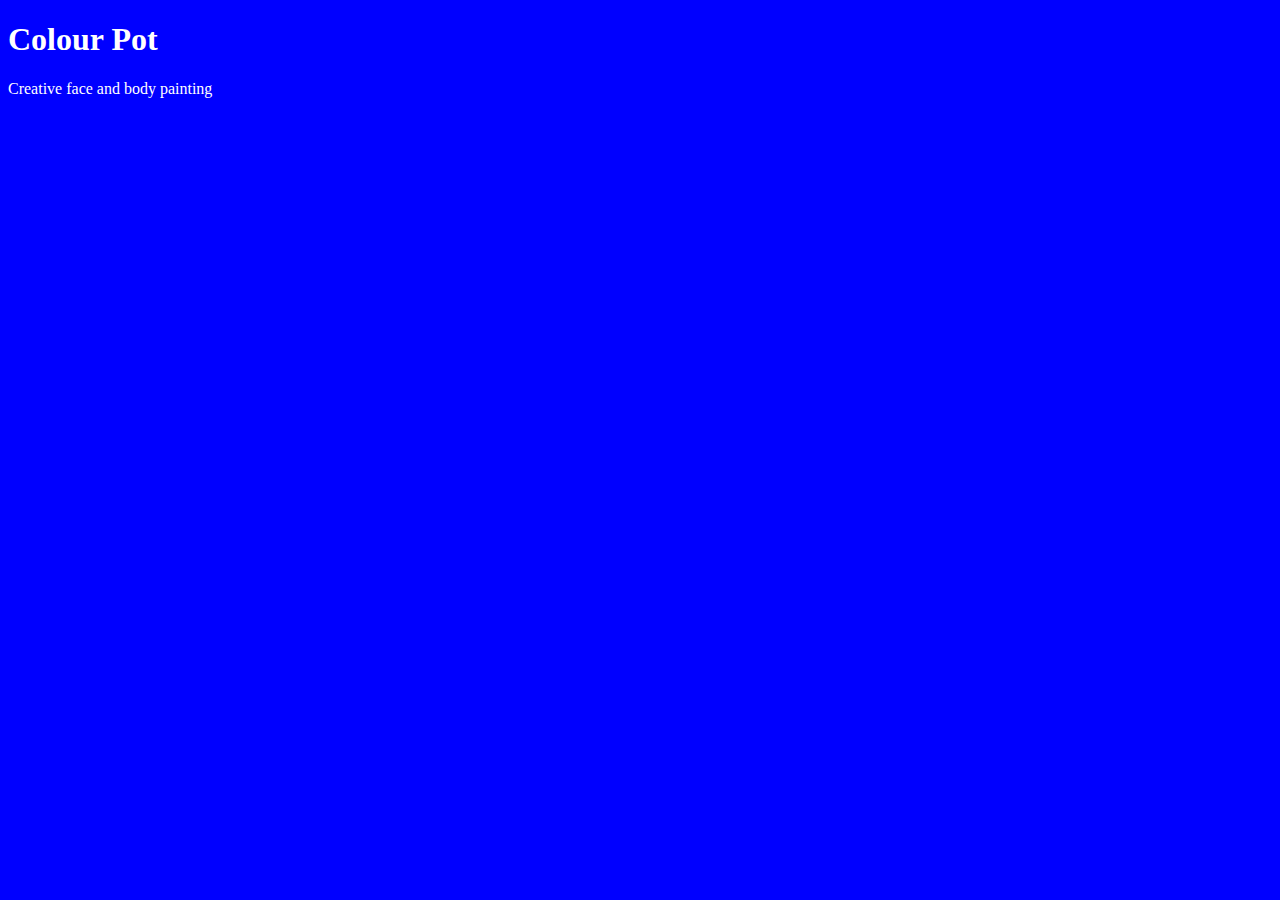
<file: unit_1/index.html>
<!DOCTYPE html>
<html>
<head>
<link rel="stylesheet" type="text/css" href="css/style.css">
	<title>Colour Pot</title>
</head>
<body>
<h1>Colour Pot</h1>
<p>Creative face and body painting</p>
</body>
</html>
</file>
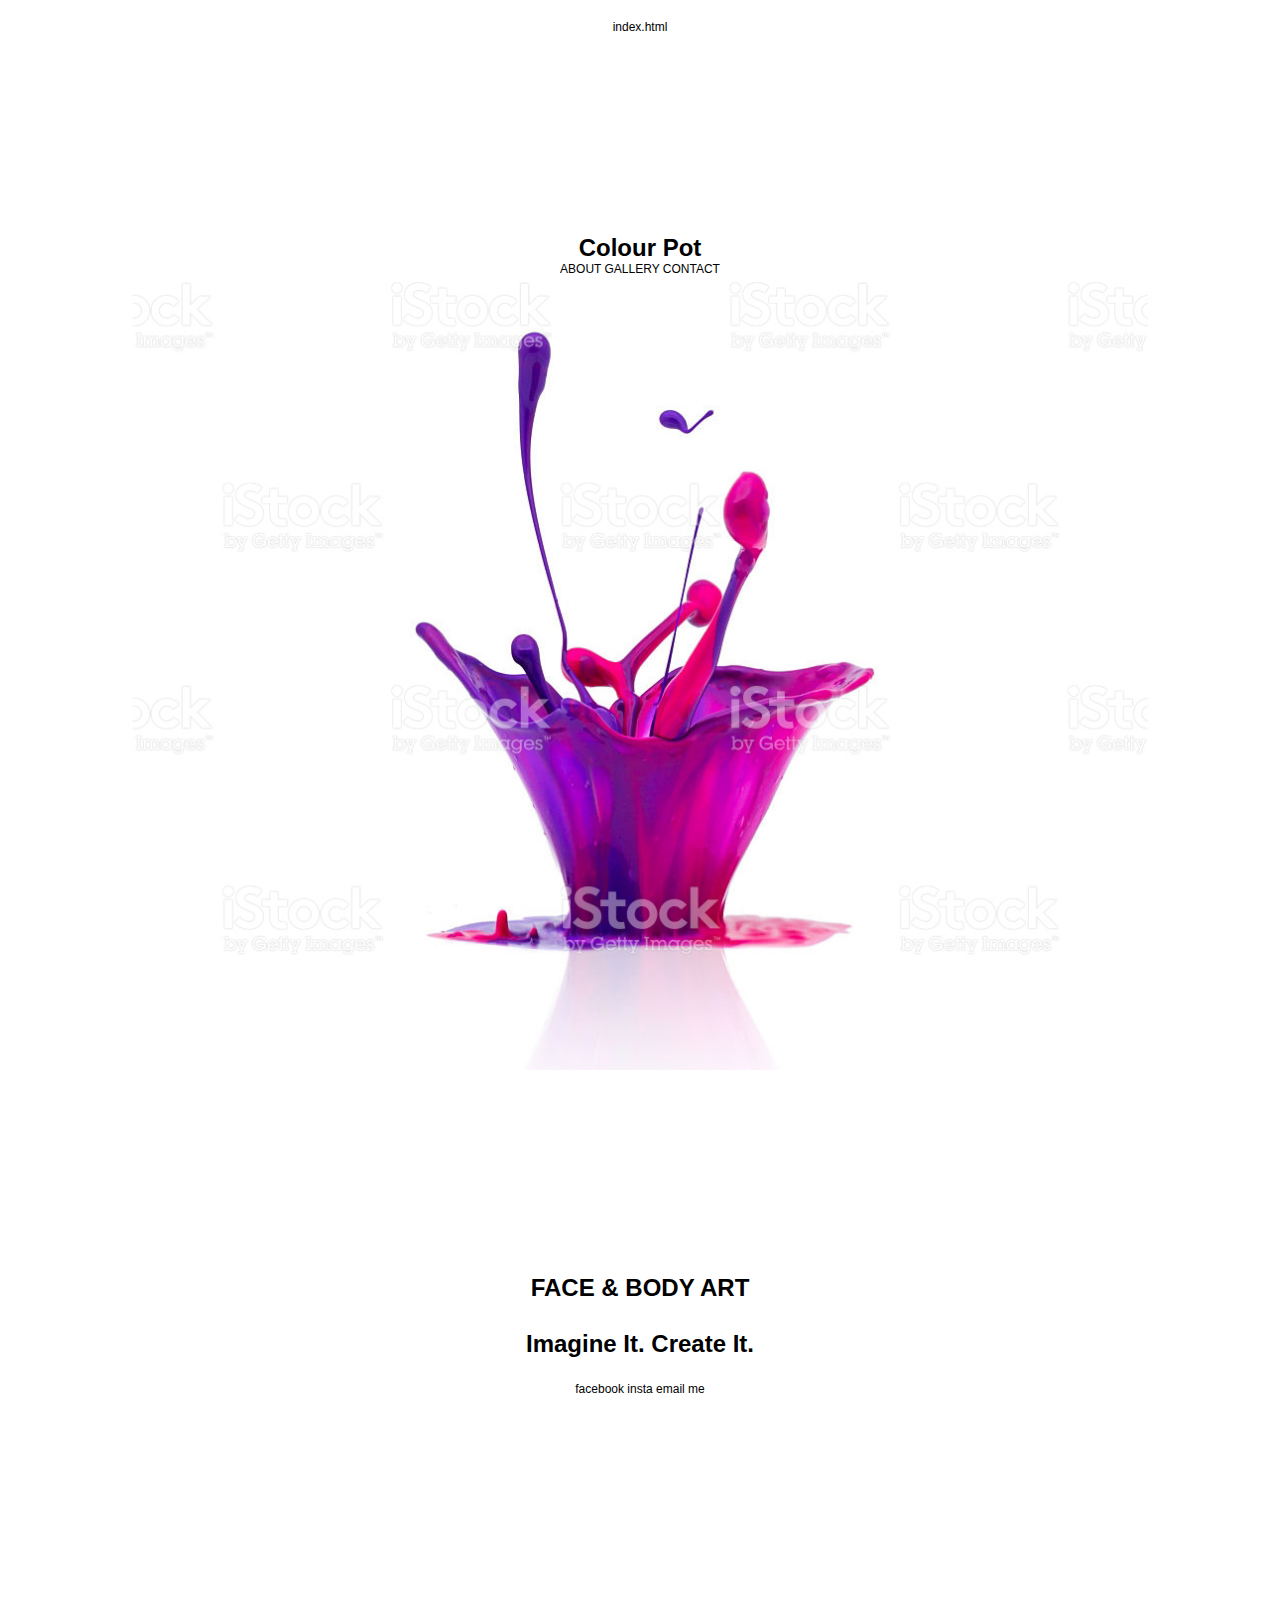
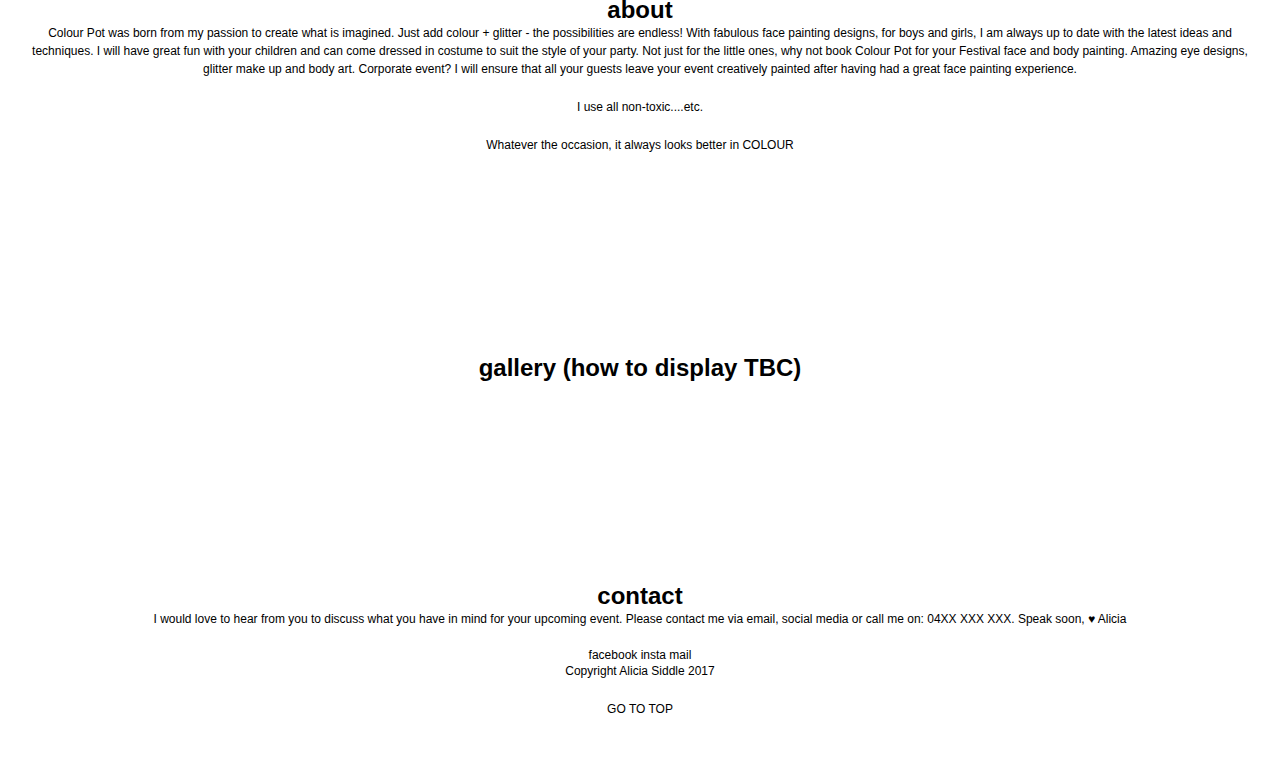
<file: unit_3/index.html>
index.html
<!DOCTYPE html>
<html>

<head>
	<title>Colour Pot</title>
	<link rel="stylesheet" type="text/css" href="css/style.css">
</head>

<body>
<h1>Colour Pot</h1>

<header>
	<nav>
		<a href="#">ABOUT</a>
		<a href="#">GALLERY</a>
		<a href="#">CONTACT</a>
	</nav>
	<img src="images/colour_splash.jpg" alt="pink and purple wet paint splash on white" title="wet paint splash">
	<h1>
		<p>FACE & BODY ART</p>
		<p>Imagine It. Create It.</p>
	</h1>
	<div>
		<a href="https://www.facebook.com/colourpot/">facebook</a>
		<a href="https://www.instagram.com/colour_pot_faces/">insta</a>
		<a href="mailto:alicia@colourpot.com.au">email me</a>
	</div>
</header>

<section>
	<h1>about</h1>
	<p> Colour Pot was born from my passion to create what is imagined. Just add colour + glitter - the possibilities are endless! With fabulous face painting designs, for boys and girls, I am always up to date with the latest ideas and techniques. I will have great fun with your children and can come dressed in costume to suit the style of your party. Not just for the little ones, why not book Colour Pot for your Festival face and body painting. Amazing eye designs, glitter make up and body art. Corporate event? I will ensure that all your guests leave your event creatively painted after having had a great face painting experience.</p>

	<p>I use all non-toxic....etc.</p>

	<p> Whatever the occasion, it always looks better in COLOUR</p>
</section>

<section>
	<h1>gallery (how to display TBC)</h1>
</section>

<section>
	<h1>contact</h1>
	<p>
		I would love to hear from you to discuss what you have in mind for your upcoming event. Please contact me via email, social media or call me on: 04XX XXX XXX. Speak soon, &hearts; Alicia 
	</p>
	<div>
		<a href="#">facebook</a>
		<a href="#">insta</a>
		<a href="#">mail</a>
	</div>
</section>

<footer>
	<p>Copyright Alicia Siddle 2017</p>
	<p> <a href="#">GO TO TOP</a></p>
</footer>

</body>
</html>
</file>
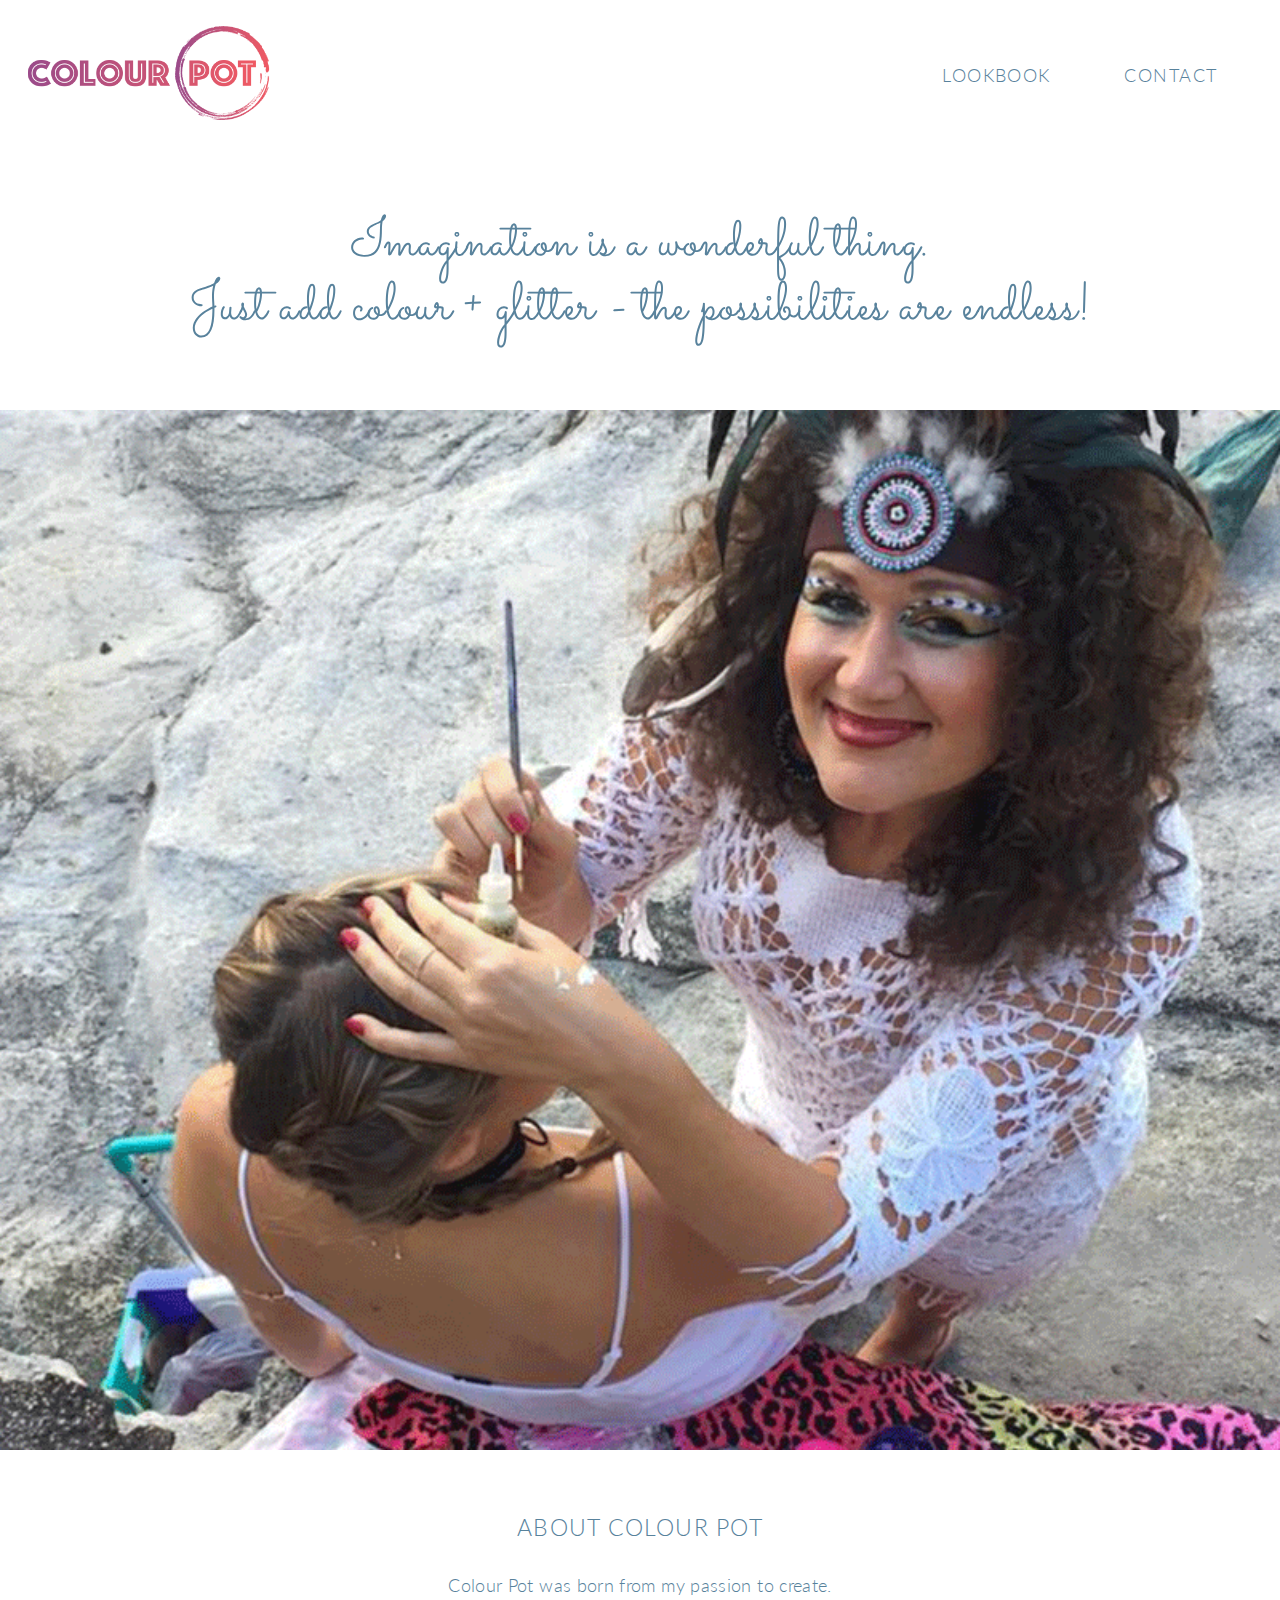
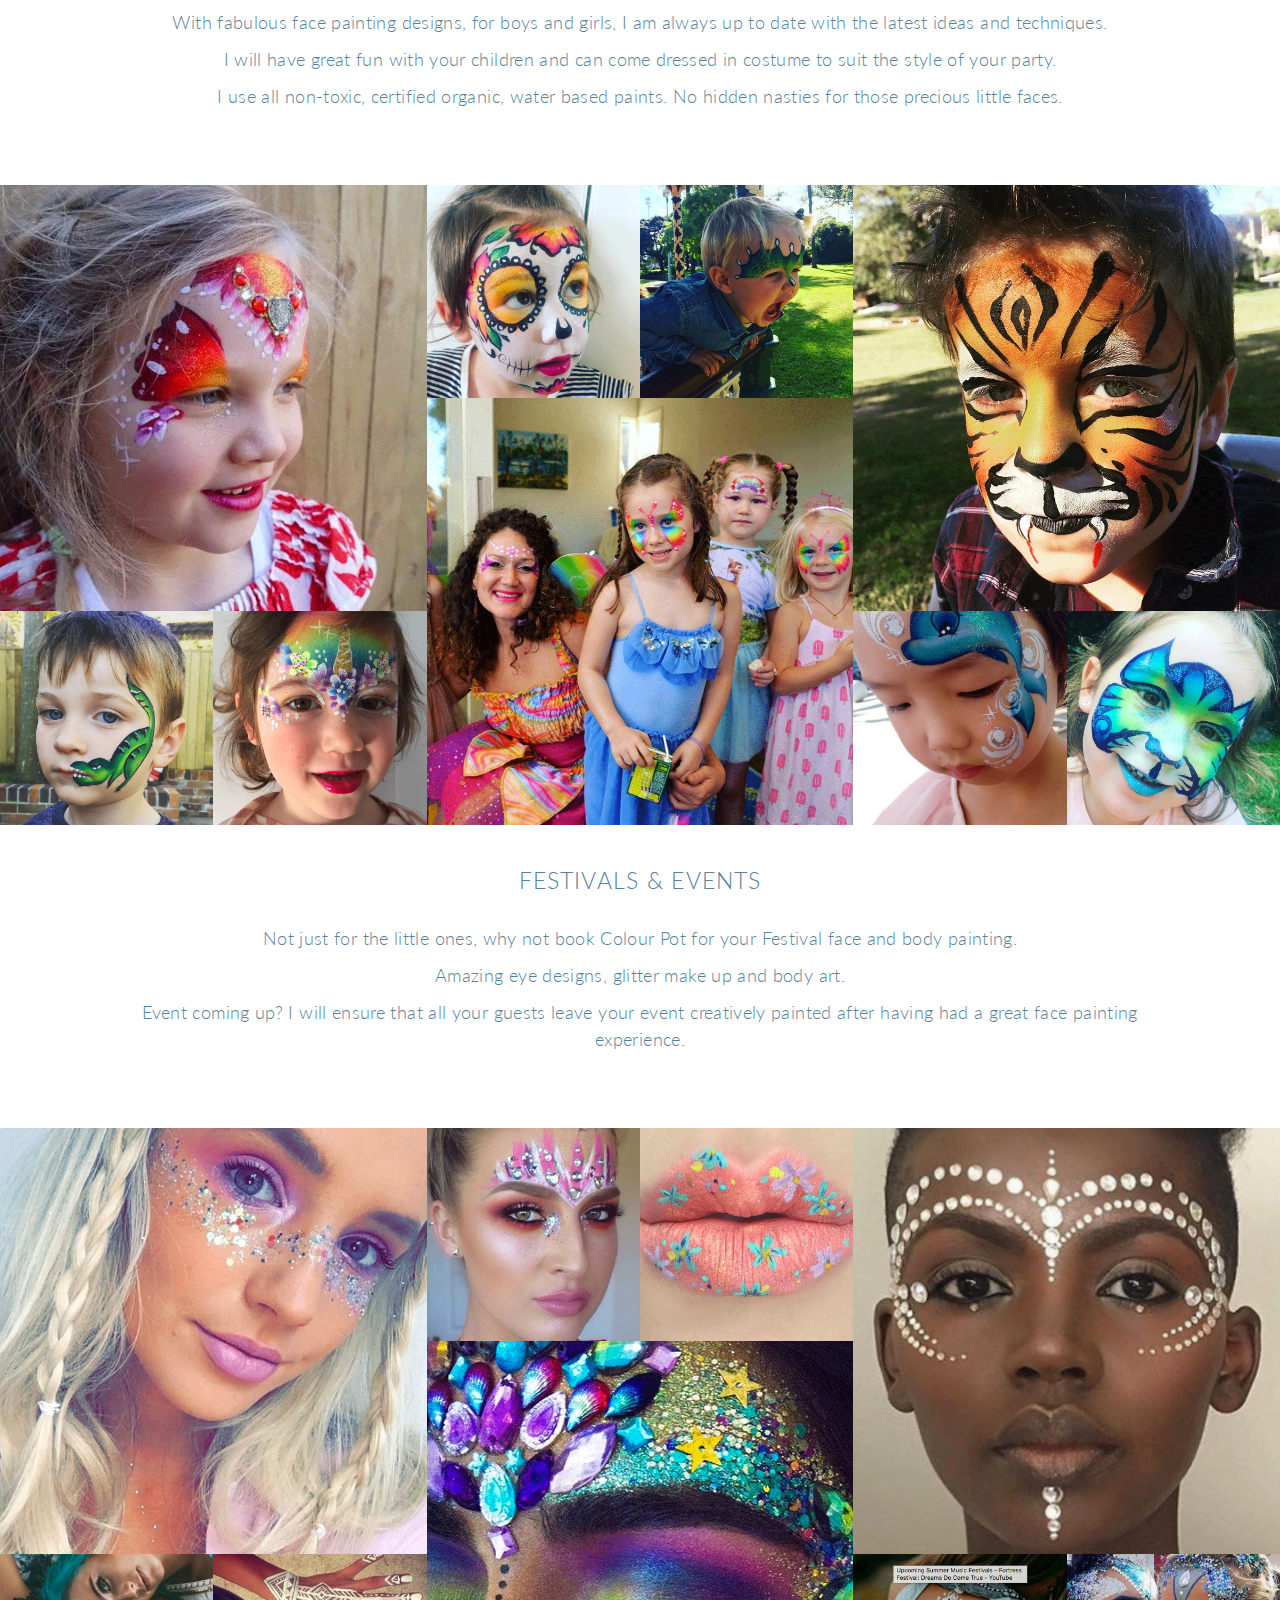
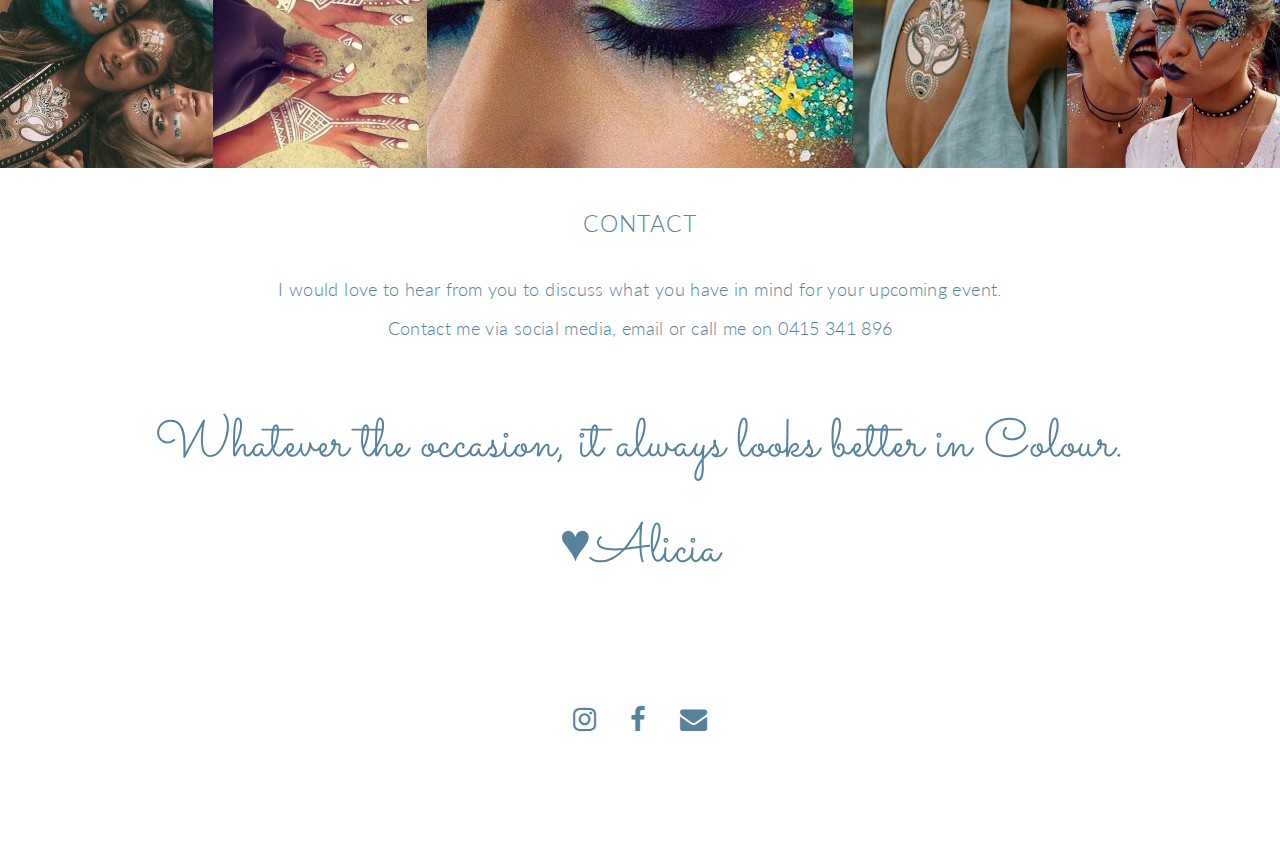
<file: unit_7/index.html>
<!DOCTYPE html>
<html>

<head>
	<title>Colour Pot | Face & Body Painting</title>
	<link rel="stylesheet" type="text/css" href="css/style.css">
	<link rel="stylesheet" href="https://cdnjs.cloudflare.com/ajax/libs/font-awesome/4.7.0/css/font-awesome.min.css">
</head>

<body>

	<div class=wrapper>

		<header class="clearfix">
			<nav id="nav_bar">
				<img id="logo" src="images/cp_logo.png">
				<a class="navlinks" href="#">Contact</a>
				<a class="navlinks" href="https://www.instagram.com/colour_pot_faces/">Lookbook</a>
			</nav>	
		</header>
		
		<article class="intro">
		 	<h1> 
		 		<p>Imagination is a wonderful thing.</p> 
		 		<p>Just add colour + glitter - the possibilities are endless!</p>
		 	</h1>
		</article>

		<img id="hero" src="images/alicia_artist_hero.png" alt="face painting artist painting a face" title="alicia siddle">

		<article class="kids">
				<h2>about Colour Pot</h2>
					<p>Colour Pot was born from my passion to create.</p>
					<p>With fabulous face painting designs, for boys and girls, I am always up to date with the latest ideas and techniques. </p>
					<p>I will have great fun with your children and can come dressed in costume to suit the style of your party. </p>
					<p>I use all non-toxic, certified organic, water based paints. No hidden nasties for those precious little faces.</p>
		</article>
			
		<section class="gallery">
				<ul class="group_1_col_1 clearfix">
					<li class="image_top_left">
							<img src="images/kid_1.png"></li>
					<li class="image_bottom_left">
							<img src="images/kid_2.png"></li>
					<li class="image_bottom_right">
							<img src="images/kid_3.png"></li>
				</ul>
				<ul class="group_2_col_2 clearfix">
						<li class="image_top_left_2">
							<img src="images/kid_4.png">
						</li>
						<li class="image_top_right_2">
							<img src="images/kid_6.png">
						</li>
						<li class="image_bottom_right_2">
							<img src="images/kid_5.png">
						</li>
				</ul>
				<ul class="group_3_col_3 clearfix">
					<li class="image_top_left">
							<img src="images/kid_7.png"></li>
					<li class="image_bottom_left">
							<img src="images/kid_8.png"></li>
					<li class="image_bottom_right">
							<img src="images/kid_10.png"></li>
				</ul>
		</section>

		<article class="festival">
			<h2>Festivals & Events</h2>
				<p>Not just for the little ones, why not book Colour Pot for your Festival face and body painting.</p> 
				<p>Amazing eye designs, glitter make up and body art.</p> 
				<p>Event coming up? I will ensure that all your guests leave your event creatively painted after having had a great face painting experience.</p>
		</article>
		
		<section class="gallery">
				<ul class="group_1_col_1 clearfix">
					<li class="image_top_left">
							<img src="images/adult_6.png"></li>
					<li class="image_bottom_left">
							<img src="images/adult_2.png"></li>
					<li class="image_bottom_right">
							<img src="images/adult_3.png"></li>
				</ul>
				<ul class="group_2_col_2 clearfix">
						<li class="image_top_left_2">
							<img src="images/adult_4.png">
						</li>
						<li class="image_top_right_2">
							<img src="images/adult_5.png">
						</li>
						<li class="image_bottom_right_2">
							<img src="images/adult_1.png">
						</li>
				</ul>
				<ul class="group_3_col_3 clearfix">
						<li class="image_top_left">
							<img src="images/adult_8.png"></li>
					<li class="image_bottom_left">
							<img src="images/adult_7.png"></li>
					<li class="image_bottom_right">
							<img src="images/adult_9.png"></li>
				</ul>
		</section>


		<footer id="Contact">
			<h2>contact</h2>
				<p> I would love to hear from you to discuss what you have in mind for your upcoming event.</p> 
				<p> Contact me via social media, email or call me on 0415 341 896</p> 
				<p class="subhead"> Whatever the occasion, it always looks better in Colour.</p>
				<p class="alicia">&hearts;Alicia</p>
		</footer>

		<div id="social">
			<a href="https://www.instagram.com/colour_pot_faces/" class="fa fa-instagram"></a>
			<a href="https://www.facebook.com/colourpot/" class="fa fa-facebook"></a>
			<a href="mailto:alicia@colourpot.com.au" class="fa fa-envelope"></a>
		</div>

	</div>
</body>
</html>
</file>
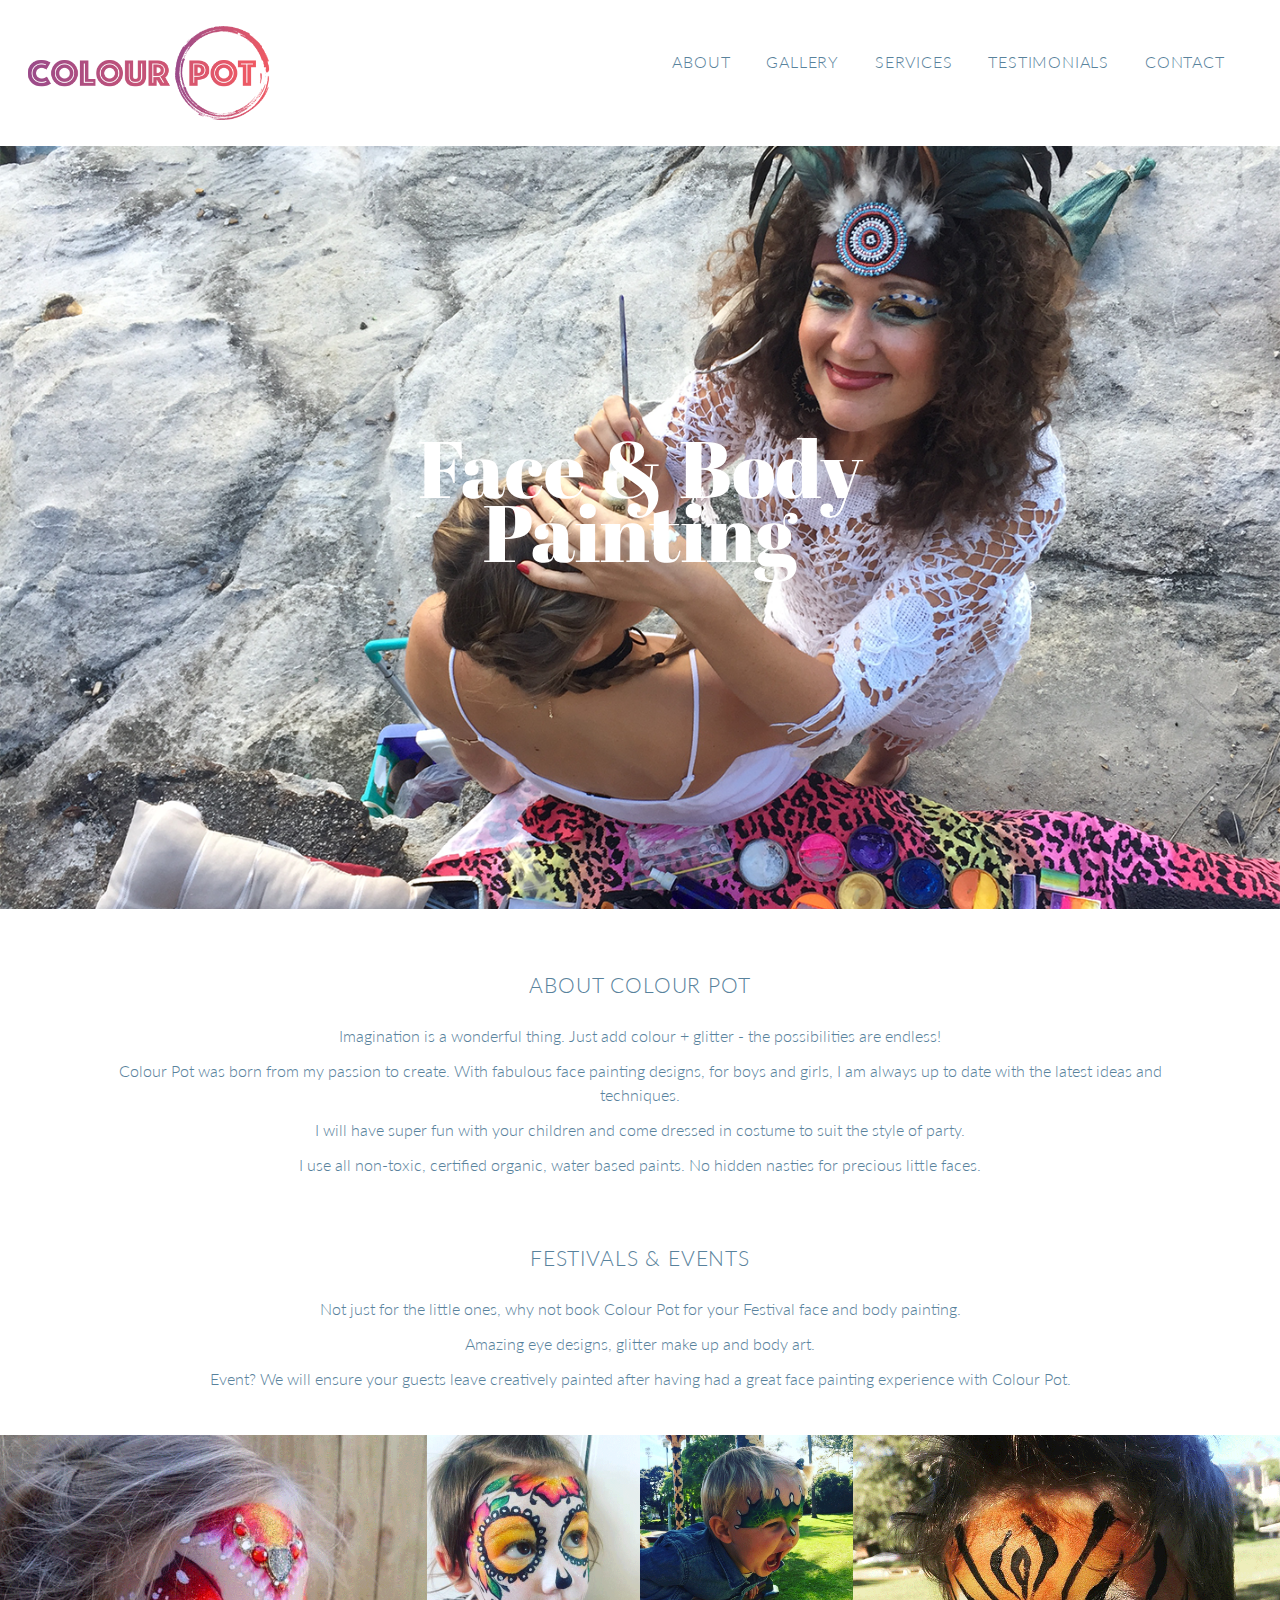
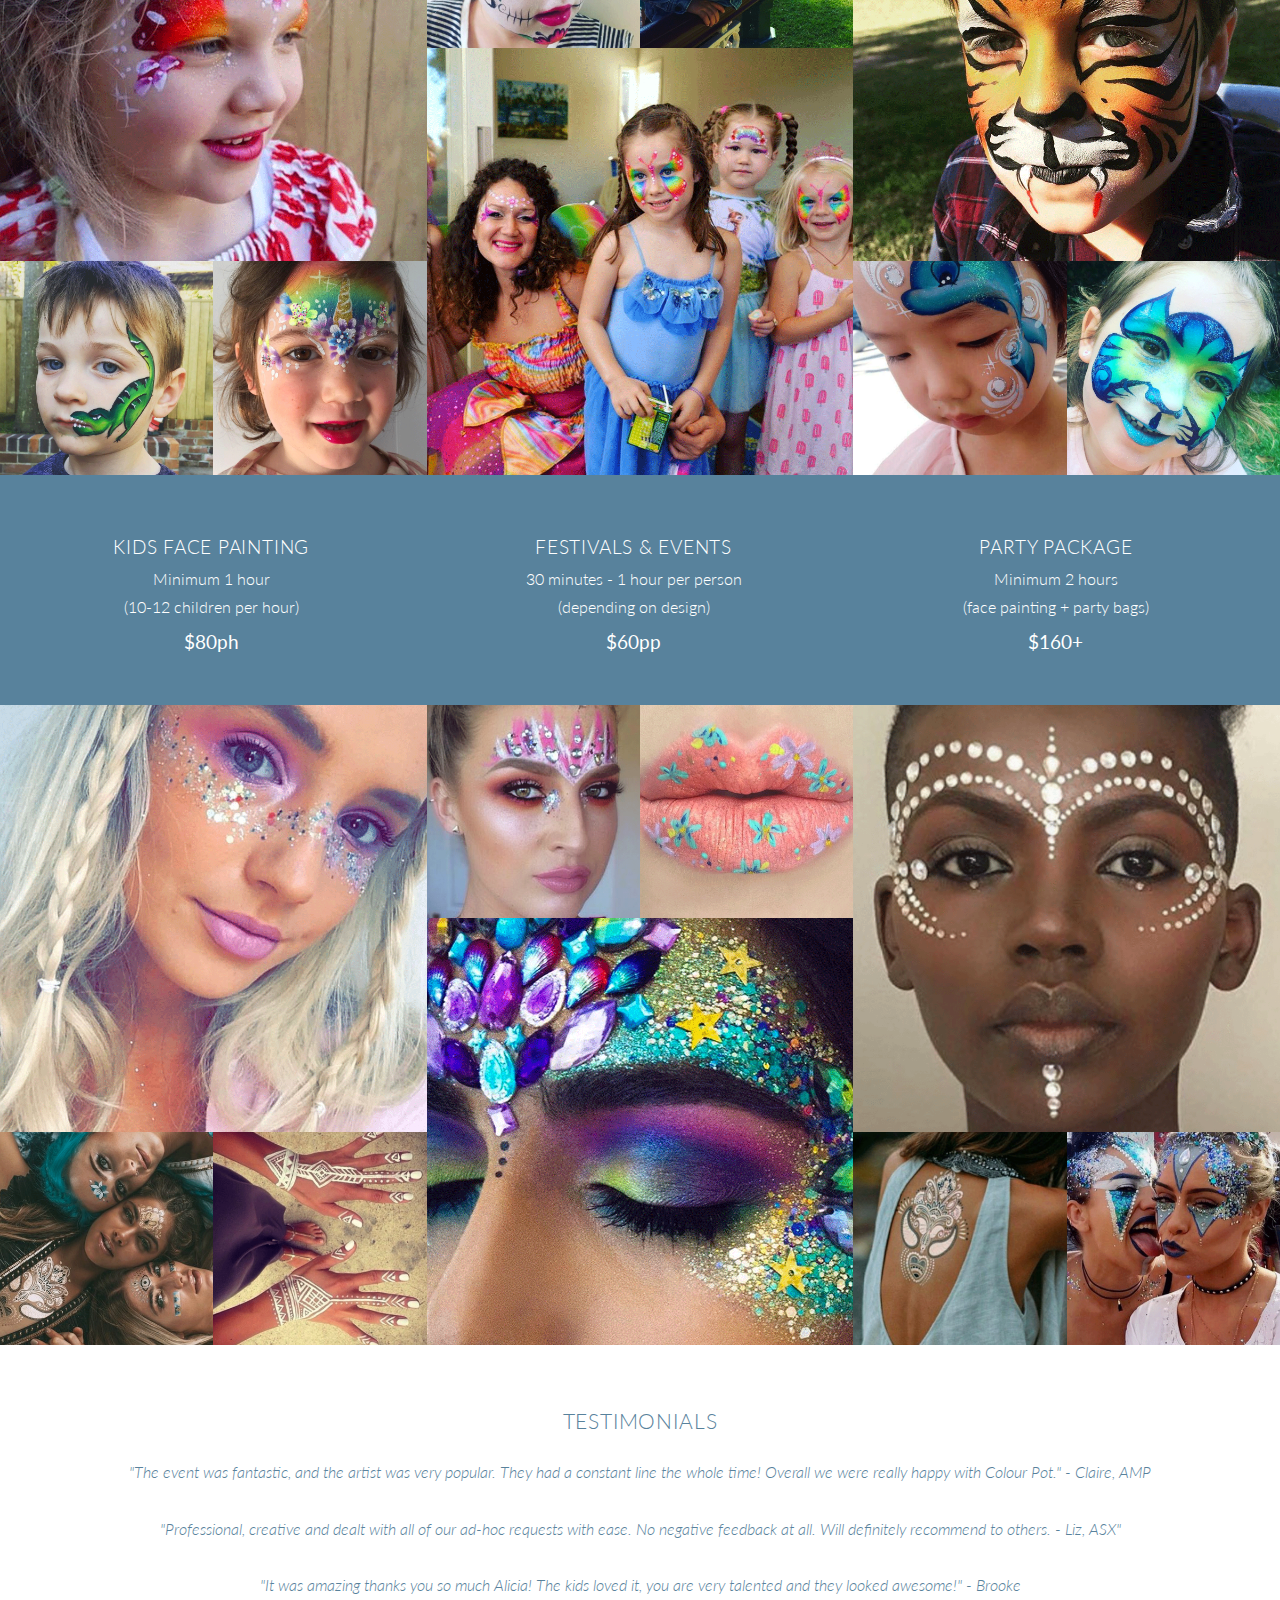
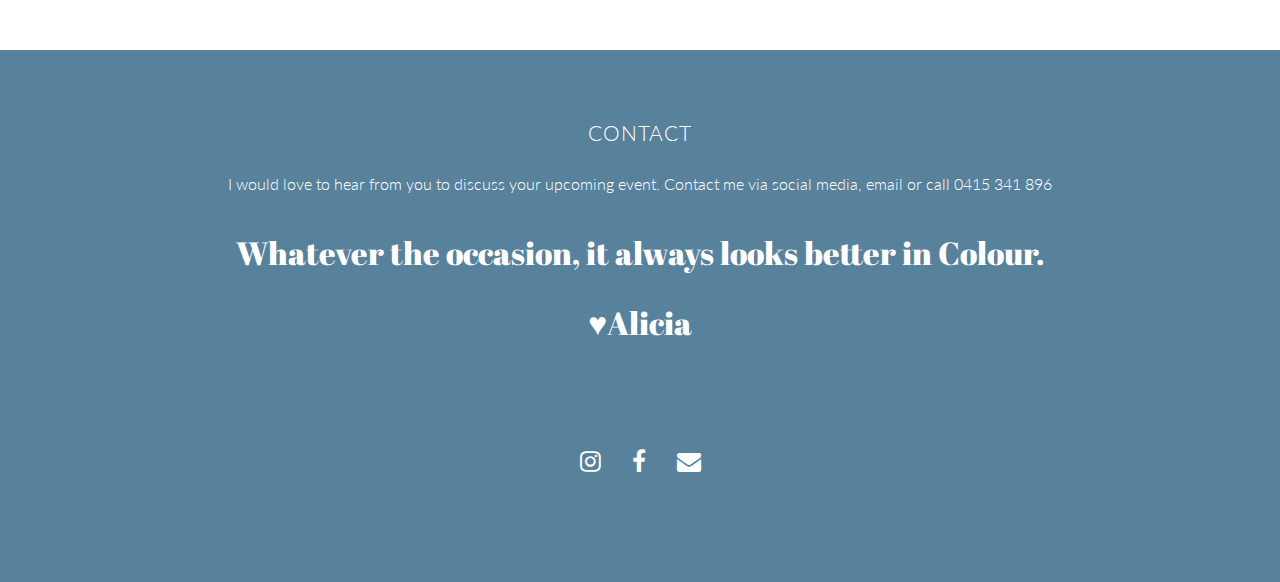
<file: unit_9/index.html>
<!DOCTYPE html>
<html>

<head>
	<title>Colour Pot | Face & Body Painting</title>
	<link rel="stylesheet" type="text/css" href="css/style.css">
	<link rel="stylesheet" href="https://cdnjs.cloudflare.com/ajax/libs/font-awesome/4.7.0/css/font-awesome.min.css">
	<meta name="viewport" content="width=device-width, initial-scale=1">
	<script src="https://ajax.googleapis.com/ajax/libs/jquery/3.2.1/jquery.min.js"></script>
</head>

<body>

		<div id="lander">

	            <nav id="nav_bar" >
	                <img id="logo" src="images/cp_logo.png" alt="colour pot logo" title="words colour pot and paint can mark">
	                <label for="toggle">Menu</label>
          			<input type="checkbox" id="toggle">
          			<div class="menu">

					<a class="navlinks" href="#kids">about</a>
					<a class="navlinks" href="https://www.instagram.com/colour_pot_faces/">gallery</a>
					<a class="navlinks" href="#package-wrap">Services</a>
					<a class="navlinks" href="#testimonials">Testimonials</a>
					<a class="navlinks" href="#contact">Contact</a>
					</div>
	            </nav>

	        	<header>    
	            	<h1>Face & Body Painting</h1>
	        	</header>  
        </div>	    

		<article class="kids" id="kids">
				<h2>about Colour Pot</h2>
					<p>Imagination is a wonderful thing. Just add colour + glitter - the possibilities are endless!</p>
					<p>Colour Pot was born from my passion to create. With fabulous face painting designs, for boys and girls, I am always up to date with the latest ideas and techniques.</p> 
					<p>I will have super fun with your children and come dressed in costume to suit the style of party.</p>
					<p>I use all non-toxic, certified organic, water based paints. No hidden nasties for precious little faces.</p>
		</article>

		<article class="festival">			
				<h2>FESTIVALS & EVENTS</h2>
					<p>Not just for the little ones, why not book Colour Pot for your Festival face and body painting. </p>
					<p> Amazing eye designs, glitter make up and body art.</p> 
					<p>Event? We will ensure your guests leave creatively painted after having had a great face painting experience with Colour Pot.</p>
		</article>
			
		<section class="gallery clearfix">
				<ul class="group_1_col_1 clearfix">
					<li class="image_top_left">
							<img src="images/kid_1.png" alt="girl with face painted" title="girl with butterfly design face paint"></li>
					<li class="image_bottom_left">
							<img src="images/kid_2.png" alt="boy with face painted" title="boy with dinosaur design face paint"></li>
					<li class="image_bottom_right">
							<img src="images/kid_3.png" alt="girl with face painted" title="girl with unicorn design face paint"></li>
				</ul>
				<ul class="group_2_col_2 clearfix">
						<li class="image_top_left_2">
							<img src="images/kid_4.png" alt="girl with face painted" title="girl with mexican day of the dead design face paint">
						</li>
						<li class="image_top_right_2">
							<img src="images/kid_6.png" alt="boy with face painted" title="boy with dragon design face paint">
						</li>
						<li class="image_bottom_right_2">
							<img src="images/kid_5.png" alt="face painting artist with children" title="Alicia, face paintimg artist at kids birthday party">
						</li>
				</ul>
				<ul class="group_3_col_3 clearfix">
					<li class="image_top_left">
							<img src="images/kid_7.png" alt="boy with face painted" title="boy with tiger design face paint"></li>
					<li class="image_bottom_left">
							<img src="images/kid_8.png" alt="littel girl with face painted" title="girl with dolphon design face paint"></li>
					<li class="image_bottom_right">
							<img src="images/kid_10.png" alt="girl with face painted" title="girl with green and blue cat design face paint"></li>
				</ul>
		</section>

		<div class="clearfix" id="package-wrap">
			<section class="package">
                    <h3>Kids Face Painting</h3>
                    <p>Minimum 1 hour</p>
                    <p>(10-12 children per hour)</p>
                    <h4>$80ph</h4>
        	</section>
        	<section class="package">
                    <h3>Festivals & Events</h3>
                    <p>30 minutes - 1 hour per person</p>
                    <p>(depending on design)</p>
                    <h4>$60pp</h4>
        	</section>
        	<section class="package">
                    <h3>Party Package</h3>
                    <p>Minimum 2 hours</p>
                    <p>(face painting + party bags)</p>
                    <h4>$160+</h4>
        	</section>
        </div>	

		<section class="gallery clearfix">
				<ul class="group_1_col_1 clearfix">
					<li class="image_top_left">
							<img src="images/adult_6.png"></li>
					<li class="image_bottom_left">
							<img src="images/adult_2.png"></li>
					<li class="image_bottom_right">
							<img src="images/adult_3.png"></li>
				</ul>
				<ul class="group_2_col_2 clearfix">
						<li class="image_top_left_2">
							<img src="images/adult_4.png">
						</li>
						<li class="image_top_right_2">
							<img src="images/adult_5.png">
						</li>
						<li class="image_bottom_right_2">
							<img src="images/adult_1.png">
						</li>
				</ul>
				<ul class="group_3_col_3 clearfix">
						<li class="image_top_left">
							<img src="images/adult_8.png"></li>
					<li class="image_bottom_left">
							<img src="images/adult_7.png"></li>
					<li class="image_bottom_right">
							<img src="images/adult_9.png"></li>
				</ul>
		</section>
		
		<article class="testimonials" id="testimonials">			
				<h2>Testimonials</h2>
					<section id="each_testimonial">
					<p>"The event was fantastic, and the artist was very popular. They had a constant line the whole time! Overall we were really happy with Colour Pot." - Claire, AMP</p>
					</section>
					<section id="each_testimonial">
					<p>"Professional, creative and dealt with all of our ad-hoc requests with ease. No negative feedback at all. Will definitely recommend to others. - Liz, ASX"</p>
					</section>
					<section id="each_testimonial">
					<p>"It was amazing thanks you so much Alicia! The kids loved it, you are very talented and they looked awesome!" - Brooke</p>
					</section>
		</article>

		<footer id="contact-wrap">
			<div id="contact">
				<h2 id="contact">contact</h2>
					<p> I would love to hear from you to discuss your upcoming event. Contact me via social media, email or call 0415 341 896</p> 
					<p class="subhead"> Whatever the occasion, it always looks better in Colour.</p>
					<p class="alicia">&hearts;Alicia</p>
					<div id="social">
					<a href="https://www.instagram.com/colour_pot_faces/" class="fa fa-instagram"></a>
					<a href="https://www.facebook.com/colourpot/" class="fa fa-facebook"></a>
					<a href="mailto:alicia@colourpot.com.au" class="fa fa-envelope"></a>
					</div>
			</div>
		</footer>

	</div>
<script type="text/javascript">$('a[href*="#"]')
  // Remove links that don't actually link to anything
  .not('[href="#"]')
  .not('[href="#0"]')
  .click(function(event) {
    // On-page links
    if (
      location.pathname.replace(/^\//, '') == this.pathname.replace(/^\//, '') 
      && 
      location.hostname == this.hostname
    ) {
      // Figure out element to scroll to
      var target = $(this.hash);
      target = target.length ? target : $('[name=' + this.hash.slice(1) + ']');
      // Does a scroll target exist?
      if (target.length) {
        // Only prevent default if animation is actually gonna happen
        event.preventDefault();
        $('html, body').animate({
          scrollTop: target.offset().top -200
        }, 1000, function() {
          // Callback after animation
          // Must change focus!
          var $target = $(target);
          $target.focus();
          if ($target.is(":focus")) { // Checking if the target was focused
            return false;
          } else {
            $target.attr('tabindex','-1'); // Adding tabindex for elements not focusable
            $target.focus(); // Set focus again
          };
        });
      }
    }
  });</script>
</body>
</html>
</file>
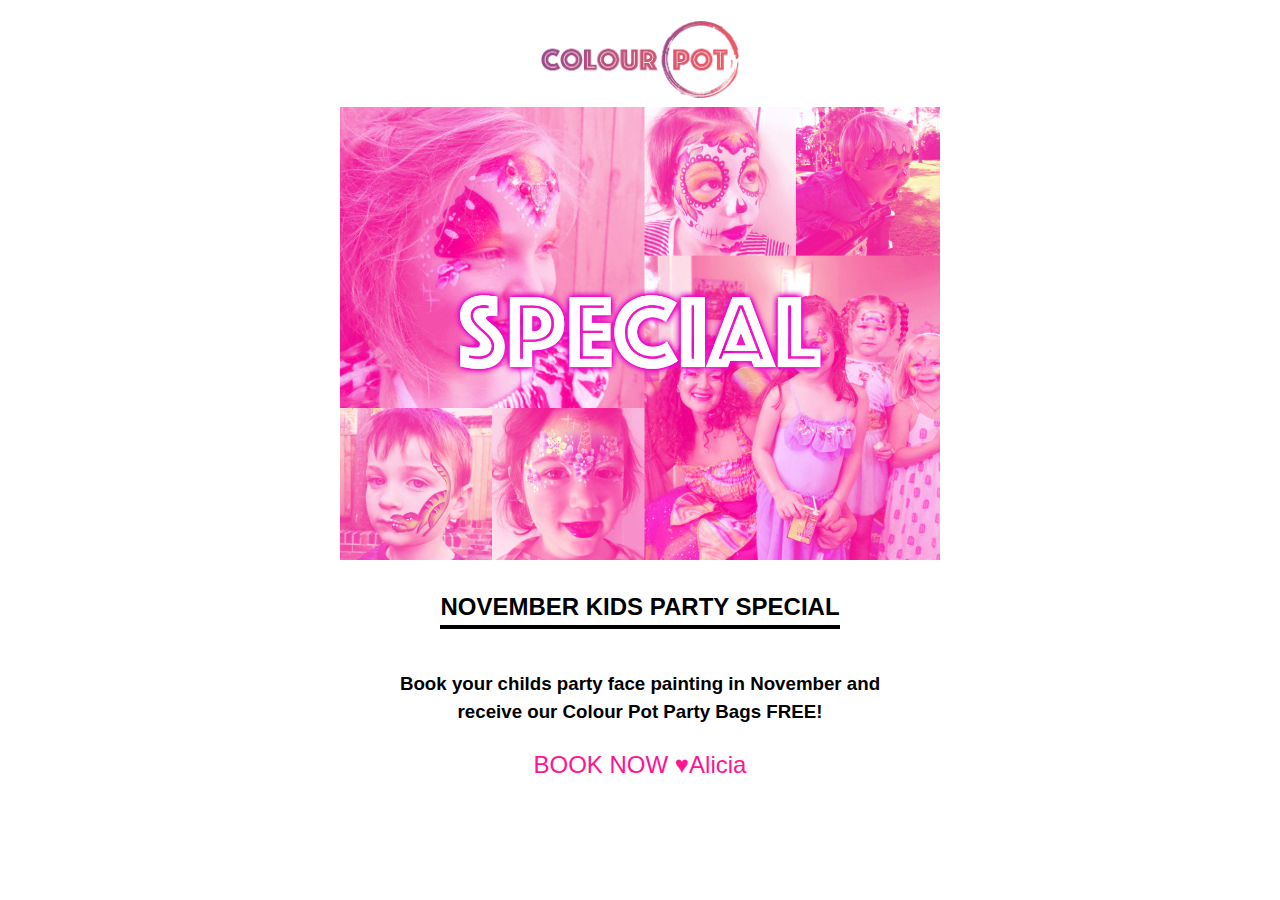
<file: unit_10/email.html>
<!DOCTYPE html>
<html>
<head>
	<title>Colour Pot</title>

	<style type="text/css">
		@media only screen and (max-width: 480px){

		#main {width: 100% !important;} 

		#logo {width: 50% !important;}

		#main_image {width: 80% !important;}

		#content_1 {width: 50% !important;}}

		}
	</style>
</head>

<body style="margin: 0;">
	<table border="0" cellpadding="20" cellspacing="0" align="center" width="100%">
		<tr>
			<td align="center">
				
			
	<table cellspacing="0" border="0" style="font-family: Helvetica, Arial, sans-serif; font-size: 16px; line-height: 1.5;" border="1" width="100%" id="main">
		<tr>
			<td align="center" padding: 1em;>
    		<img src="images/cp_logo.png" style="width: 200px;" alt="colour pot logo" id="logo">
            </td>
		</tr>
		<tr>
			<td align="center">
    		<img src="images/nov_special.jpg" style="width: 600px;" alt="colour pot nov specials" id="main_image">
            </td>
		</tr>
		<tr>
			<td width="100%" align="center"; padding: 1em; id="content_1">
				<h2 style="text-transform: uppercase; border-bottom: 4px solid; display: inline-block;">November Kids Party SPECIAL</h2>
			</td>
		</tr>
		<tr>
			<td width="100%" align="center"; padding: 1em; id="content_1">
			<h3 style="width: 500px; display: inline-block;">Book your childs party face painting in November and receive our Colour Pot Party Bags FREE!</h3>
			</td>
		</tr>
		<tr>
			<td width="100%" align="center"; padding: 1em;> 
				<a href="mailto:alicia@colourpot.com.au" style="color: #ff1493; text-decoration: none; font-size: 1.5em;">BOOK NOW &hearts;Alicia</a>  
			</td>
		</tr>
	</table>

			</td>
		</tr>
	</table>
</body>

</html>
</file>
<file: unit_1/css/style.css>
body {
	background-color: blue;
}

h1, p {
	color: white;
}
</file>
<file: unit_3/css/style.css>
* {
	margin: 0;
	padding: 0;
	box-sizing: border-box;}

body {
	padding: 20px;
	font-size: 12px; /*1em = 12px*/
	text-align: center;
	position: relative;
	font-family: Helvetica; sans serif; }

header {}

nav {}

section {}

footer {}

h1 {
	text-align: center;
	margin: 200px 0 0;}


h2 {
	font-size: 1.5em;
	padding-top: 10px;
	padding-bottom: 10px;
	text-transform: uppercase;}


p {
	font-size: 1em;
	line-height: 1.5em;
	margin-bottom: 20px;}

a {
	color: inherit;
	text-decoration: none;}

img {
	width: 100%;}

#logo {
	width: 30%;
	height: 30%;
	padding-top: 60px;}

#nav_bar { 
	position: fixed;
	background-color: #FFF;
	top: 0;
	left: 0;
	width: 100%;
	padding: 20px; 
	font-size: 12px;
	text-transform: uppercase;
	letter-spacing: 1px;}

/*.navlinks {
	float: right;
	padding: 10px;
}*/

#hero {
	background:url(images/colour_explosion.jpg) center;
	background-size: cover;}

#hero_content {
	position: absolute; 
	text-align: center;
	margin: auto;}

#gallery {
	width:60em;
 	margin:1em auto;}
</file>
<file: unit_7/css/style.css>
@import url('https://fonts.googleapis.com/css?family=Lato:300');
@import url('https://fonts.googleapis.com/css?family=Merriweather:300,400');
@import url('https://fonts.googleapis.com/css?family=Sacramento');


* {
	margin: 0;
	padding: 0;
	box-sizing: border-box;}

body {
	font-family: 'Lato'; san-serif;
	font-weight: 300;
	font-size: 18px; /*1em = 16px*/
	color: #58829C;
	text-align: center;
	line-height: 1.5em;
	letter-spacing: .02em;
	padding-top: 7%;
}

header {}

nav {
	font-family: 'Lato'; san-serif;
	font-size: 1em;
	letter-spacing: .08em;
	color: #58829C;
	text-transform: uppercase;
}

a { 
	color: inherit;
	text-decoration: none;}

#nav_bar { 
	background: #ffffff;
	position: fixed;
	top: 0;
	left: 0;
	width: 100%;
	padding: 2%;
}

.navlinks {
	float: right;
	vertical-align: baseline;
}

.intro {
	width: 80%;
	margin: auto;
	padding-bottom: 5%;}	

.kids, .festival, .subhead {
	width: 80%;
	margin: auto;
	padding-bottom: 5%;}

.subhead {
	font-family: 'Sacramento', cursive;
	width: 80%;
	font-size: 3em;
	line-height: 1em;
	padding: 5% 0;
}

h1 {font-family: 'Sacramento', cursive;
	font-weight: 300;
	font-size: 3em;
	line-height: 1em;
	color: #58829C;}

h2 {
	font-family: 'Lato'; san-serif;
	font-size: 1.3em;
	font-weight: 300;
	text-transform: uppercase;
	letter-spacing: .05em;
	word-spacing: .02em;
	color: #58829C;
	padding-bottom: 3%;}

p {
	padding-bottom: 1%;}

img {
	width: 100%;
	display: block;}

li{list-style: none;}

.wrapper {
	margin: auto;}

#logo {
	width: 20%;
	float: left;
	vertical-align: baseline;
}

.navlinks {
	float: right;
	margin: 3%;
	vertical-align: baseline;
}

#hero {
	width: 100%
	margin: auto;
	padding-bottom: 5%;
}

.group_1_col_1 {
	width: 33.33%;
	float: left;
}
.image_top_left{
	width: 100%;
	float: left;
}

.image_bottom_left {
	width: 50%;
	float: left;
}
.image_bottom_right {
	width: 50%;
	float: left;
}

.group_2_col_2 {
	width: 33.33%;
	float: left;
}

.image_top_left_2{
	width: 50%;
	float: left;
}

.image_top_right_2 {
	width: 50%;
	float: left;
}
.image_bottom_right_2 {
	width: 100%;
	float: left;
}

.group_3_col_3 {
	width: 33.33%;
	float: left;
}

.alicia {
	font-family: 'Sacramento', cursive;
	font-size: 3em;}

#social {
	padding: 10% 0;
    font-size: 1.5em;
    text-align: center;
    color: #58829C;}

/*all social*/
.fa {
    padding: 0 .5em;
}

.clearfix:after {
    visibility: hidden;
    display: block;
    font-size: 0;
    content: " ";
    clear: both;
    height: 0;
	padding: 5% 0;}
</file>
<file: unit_9/css/style.css>
@import url('https://fonts.googleapis.com/css?family=Lato:300,400');
@import url('https://fonts.googleapis.com/css?family=Abril+Fatface');


* {
	margin: 0;
	padding: 0;
	box-sizing: border-box;}

body {
	font-family: 'Lato'; san-serif;
	font-weight: 300;
	font-size: 16px; /*1em = 16px*/
	color: #58829C;
	text-align: center;
	line-height: 1.5em;
	padding-top: 7%;}

header {padding:0 20%;}

nav {
	font-family: 'Lato'; san-serif;
	font-size: 1em;
	letter-spacing: .05em;
	color: #58829C;
	text-transform: uppercase;}

article {
	padding: 5% 0;}

section, article{
	overflow: hidden;}

a { 
	color: inherit;
	text-decoration: none;}

p {
	padding: .5% 0;}

h1 {font-family: 'Abril Fatface', cursive;
	font-weight: 400;
	font-size: 5em;
	line-height: .8em;
	color: #ffffff;
	padding: 45% 0;}

h2 {
	font-family: 'Lato'; san-serif;
	font-size: 1.3em;
	letter-spacing: .04em;
	font-weight: 300;
	text-transform: uppercase;
	color: #58829C;
	padding-bottom: 2%;}

h3 {font-family: 'Lato'; san-serif;
	font-size: 1.2em;
	letter-spacing: .04em;
	font-weight: 300;
	text-transform: uppercase;
	color: #ffffff;
	padding-top: 3%;
	padding-bottom: 2%;}

h4 {font-family: 'Lato'; san-serif;
	font-size: 1.2em;
	font-weight: 400;
	padding-top: 3%;}

img {
	width: 100%;
	display: block;}

li {
	list-style: none;}

ul {list-style: none;}

footer {
	width: 85%;
	margin: auto;}

#logo {
	width: 20%;
	float: left;}

.navlinks {
	float: left;
	margin: 3%;
	padding-top: 1%;}

.menu {float: right;
	width: 100%;
	max-width: 600px;}

#nav_bar { 
	background: #ffffff;
	position: fixed;
	top: 0;
	left: 0;
	width: 100%;
	padding: 2%;}

.kids{
	padding-bottom: 0;
}

.kids, .festival, .subhead, .testimonials {
	width: 85%;
	margin: auto;}

.festival {padding-bottom: 3%;}

#package-wrap{
	width:100%;
	margin:auto;
	background-color: #58829C;}

.package{
	width:31%;
	padding:3%;
	margin:1%;
	float:left;
	color: #ffffff;}

.testimonials {
	padding-bottom: 2%;
}

#each_testimonial {
	font-style: italic;
	padding-bottom: 2%;}

#contact {
	width: 85%;
	margin: auto;
	padding-top: 3%;}

#contact-wrap{
	width:100%;
	margin:auto;
	background-color: #58829C;}

.subhead {
	font-family: 'Abril Fatface', cursive;
	width: 85%;
	font-size: 2em;
	line-height: 1.2em;
	padding: 3% 0;}

#hero {
	width: 100%
	margin: auto;
	padding-bottom: 5%;}

.alicia {
	font-family: 'Abril Fatface', cursive;
	font-size: 2em;}

#contact {color: #ffffff;}

#social {
	padding: 10% 0;
    font-size: 1.5em;
    text-align: center;}

/*all social*/
.fa {
    padding: 0 .5em;}

.clearfix:after {
    visibility: hidden;
    display: block;
    font-size: 0;
    content: " ";
    clear: both;
    height: 0;}

/*GALLERY*/
.group_1_col_1 {
	width: 33.33%;
	float: left;}

.image_top_left{
	width: 100%;
	float: left;}

.image_bottom_left {
	width: 50%;
	float: left;}

.image_bottom_right {
	width: 50%;
	float: left;}

.group_2_col_2 {
	width: 33.33%;
	float: left;}

.image_top_left_2{
	width: 50%;
	float: left;}

.image_top_right_2 {
	width: 50%;
	float: left;}

.image_bottom_right_2 {
	width: 100%;
	float: left;}

.group_3_col_3 {
	width: 33.33%;
	float: left;}

#lander {background:url(../images/alicia_artist_hero.png) no-repeat center center scroll;
	-webkit-background-size: cover;
	-moz-background-size: cover;
	-o-background-size: cover;
	background-size: cover;
	height: 75%;}

#toggle{
	display: none;
}

label {
	display: none;
}

/*-------------------------------------------------------------*/
@media only screen and (max-width: 750px){

#logo {
	width: 40%;
	float: none;
	margin: auto;
	padding-bottom: 5%;}

.navlinks {
	float: none;
	margin: auto;
	padding: 0 2%;}

.menu {
	float: none;
	margin: 0 auto;}

header {padding:0 10%;}

h1 {padding-top: 50%;}

}

/*-------------------------------------------------------------*/
@media only screen and (max-width: 560px){

body {
	padding-top: 30%;
	font-size: 1.15em;}

header {padding:0 15%;}

#logo {
	width: 50%;
	float: none;
	margin: auto;
	padding: 3% 0;}

.menu {display: none;}

label{
	display: block;}

.menu:link {
		display: block;}

#toggle:checked + .menu{
		display: block;}

.navlinks {
	padding: 0 20%;
}

h2 {
	font-weight: 400;}

h3 {
	font-weight: 400;}
	
.kids, .festival, .testimonials {
	width: 80%;}

.package{
	width:100%;
	float:none;}

#package-wrap{
	padding: 5% 0}

.subhead {
	font-size: 1.2em;
	line-height: 1.3em;}

.alicia {
	padding: 5% 0;}

.group_1_col_1 {
	width: 100%;
	float: none;}

.group_2_col_2 {
	width: 50%;
	float: left;}

.group_3_col_3 {
	width: 50%;
	float: left;}

.clearfix:after {
    visibility: hidden;
    display: block;
    font-size: 0;
    content: " ";
    clear: both;
    height: 0;
	padding: 0 0;}



}
</file>
